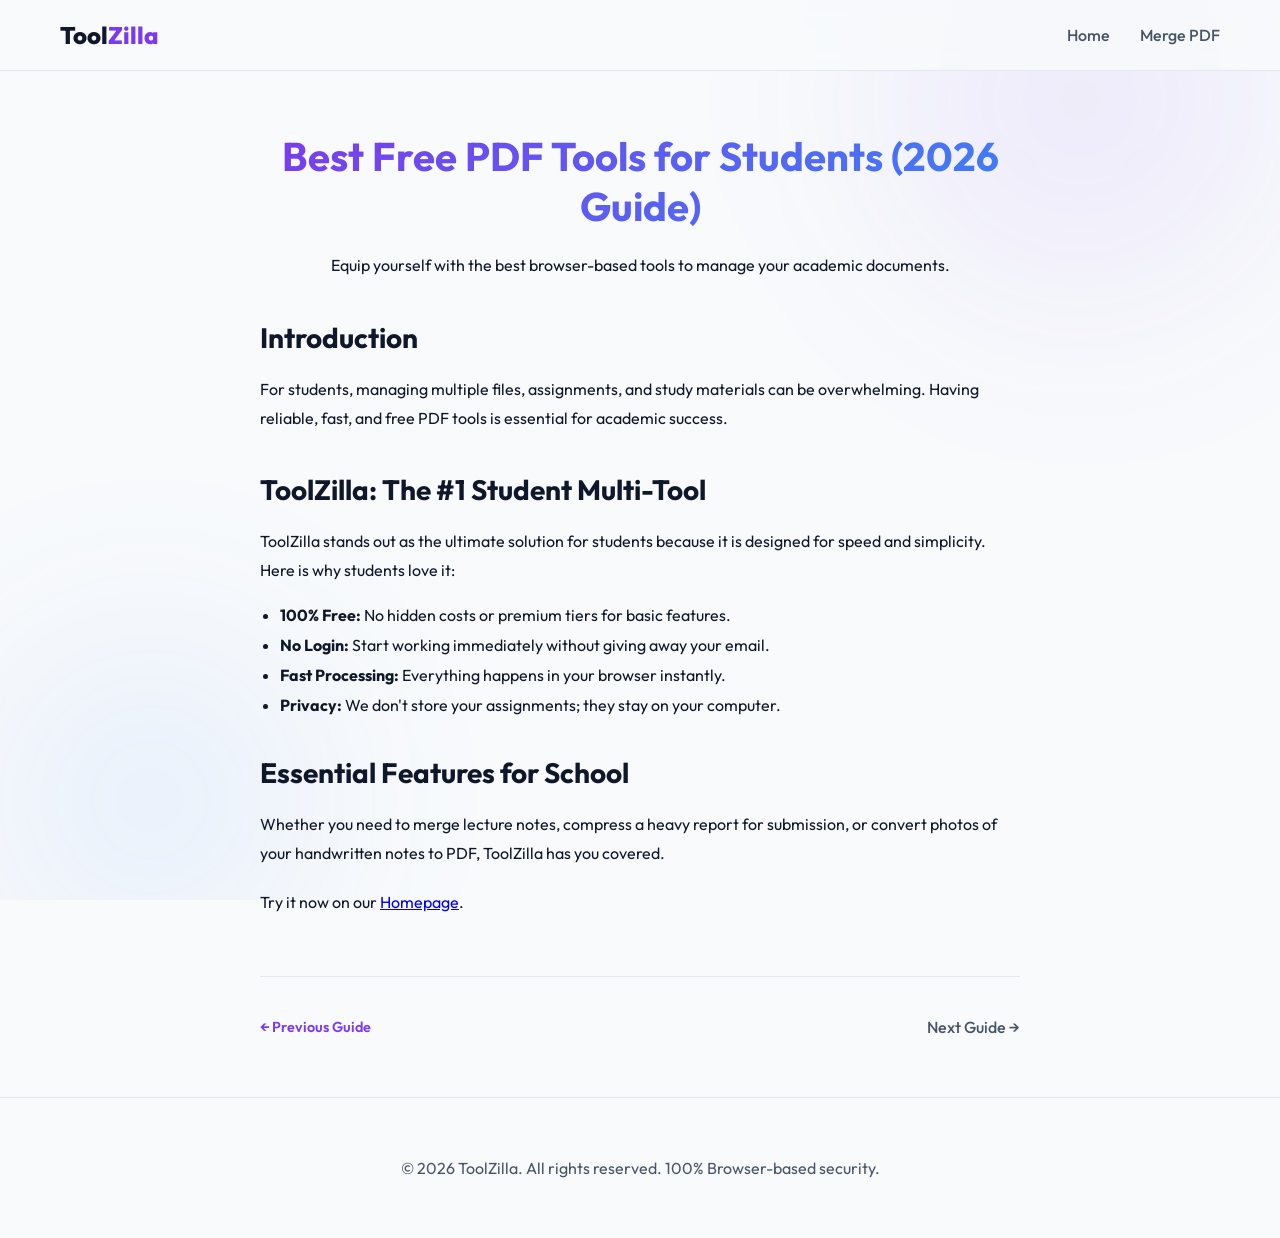
<file: blog/best-free-pdf-tools.html>
<!DOCTYPE html>
<html lang="en">
<head>
    <meta charset="UTF-8">
    <meta name="viewport" content="width=device-width, initial-scale=1.0">
    <title>Best Free PDF Tools for Students (2026 Guide) | ToolZilla</title>
    <meta name="description" content="Discover the best free PDF tools for students in 2026. Learn how ToolZilla helps you merge, compress, and convert PDFs for free.">
    <link rel="stylesheet" href="../style.css">
    <link rel="preconnect" href="https://fonts.googleapis.com">
    <link rel="preconnect" href="https://fonts.gstatic.com" crossorigin>
    <link href="https://fonts.googleapis.com/css2?family=Outfit:wght@300;400;600;800&display=swap" rel="stylesheet">
</head>
<body>
    <div class="glow-bg"></div>
    
    <nav class="navbar">
        <div class="container">
            <a href="../index.html" class="logo">
                Tool<span>Zilla</span>
            </a>
            <div class="nav-links">
                <a href="../index.html" class="tool-link">Home</a>
                <a href="../index.html#merge" class="tool-link">Merge PDF</a>
            </div>
        </div>
    </nav>

    <main class="blog-page-content">
        <article class="blog-post">
            <header class="blog-header">
                <h1>Best Free PDF Tools for Students (2026 Guide)</h1>
                <p>Equip yourself with the best browser-based tools to manage your academic documents.</p>
            </header>

            <section>
                <h2>Introduction</h2>
                <p>For students, managing multiple files, assignments, and study materials can be overwhelming. Having reliable, fast, and free PDF tools is essential for academic success.</p>
                
                <h2>ToolZilla: The #1 Student Multi-Tool</h2>
                <p>ToolZilla stands out as the ultimate solution for students because it is designed for speed and simplicity. Here is why students love it:</p>
                <ul>
                    <li><strong>100% Free:</strong> No hidden costs or premium tiers for basic features.</li>
                    <li><strong>No Login:</strong> Start working immediately without giving away your email.</li>
                    <li><strong>Fast Processing:</strong> Everything happens in your browser instantly.</li>
                    <li><strong>Privacy:</strong> We don't store your assignments; they stay on your computer.</li>
                </ul>

                <h2>Essential Features for School</h2>
                <p>Whether you need to merge lecture notes, compress a heavy report for submission, or convert photos of your handwritten notes to PDF, ToolZilla has you covered.</p>
                <p>Try it now on our <a href="../index.html">Homepage</a>.</p>
            </section>

            <footer class="blog-footer">
                <a href="how-to-convert-image-to-pdf.html" class="read-more">← Previous Guide</a>
                <div class="nav-links">
                    <a href="convert-jpg-to-pdf-mobile.html" class="tool-link">Next Guide →</a>
                </div>
            </footer>
        </article>
    </main>

    <footer class="footer">
        <div class="container">
            <p>&copy; 2026 ToolZilla. All rights reserved. 100% Browser-based security.</p>
        </div>
    </footer>
</body>
</html>
</file>
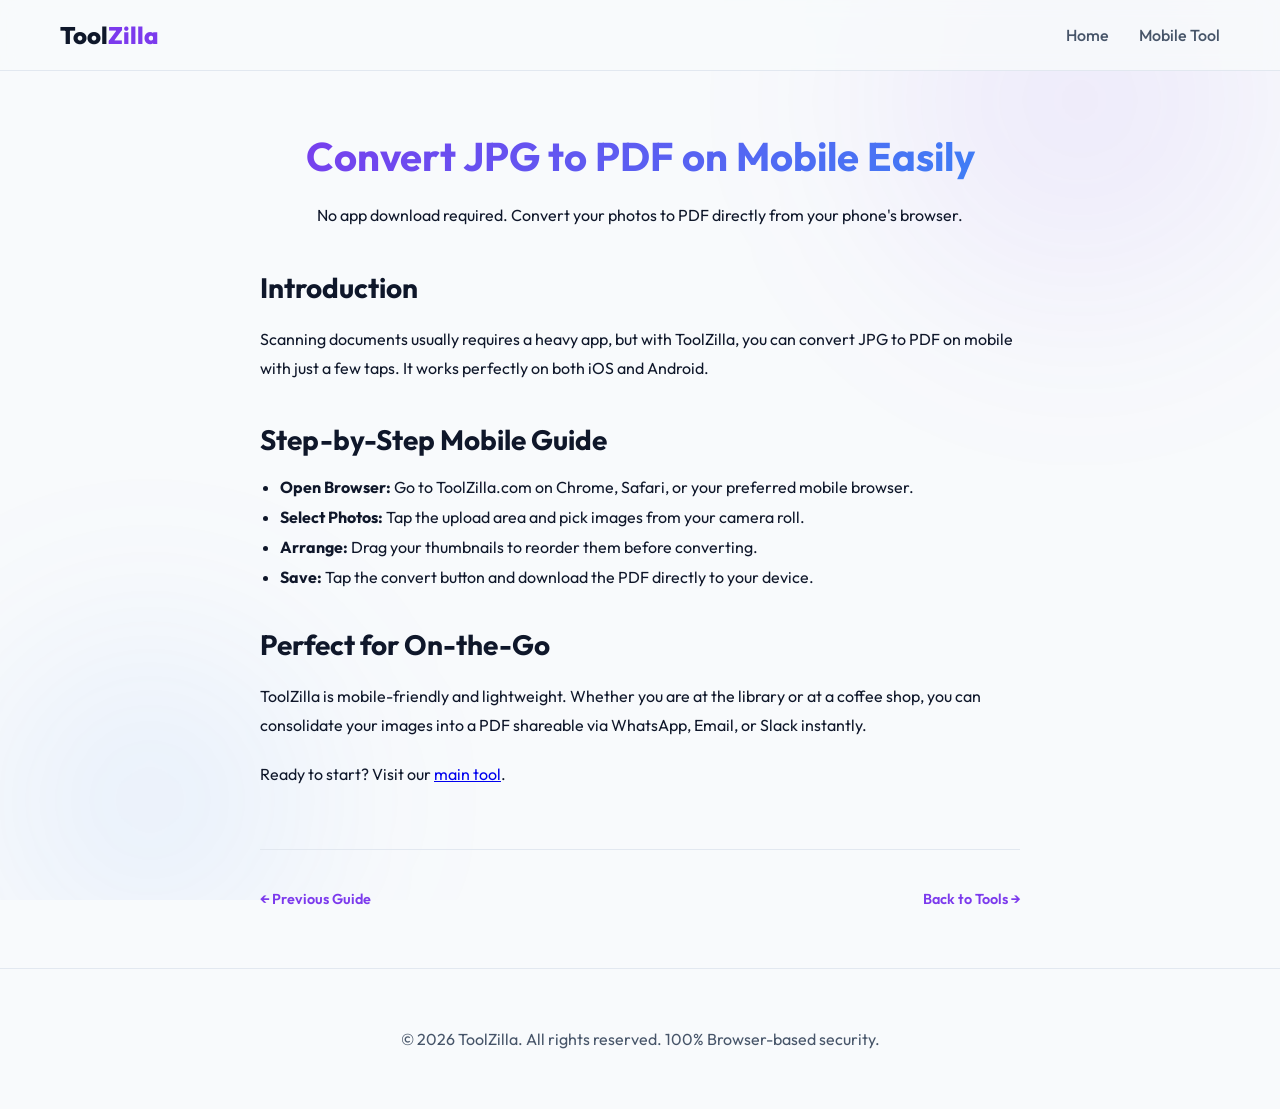
<file: blog/convert-jpg-to-pdf-mobile.html>
<!DOCTYPE html>
<html lang="en">
<head>
    <meta charset="UTF-8">
    <meta name="viewport" content="width=device-width, initial-scale=1.0">
    <title>Convert JPG to PDF on Mobile Easily | ToolZilla Mobile Guide</title>
    <meta name="description" content="Learn how to convert JPG images to PDF on your mobile device (iPhone or Android) easily and for free using ToolZilla.">
    <link rel="stylesheet" href="../style.css">
    <link rel="preconnect" href="https://fonts.googleapis.com">
    <link rel="preconnect" href="https://fonts.gstatic.com" crossorigin>
    <link href="https://fonts.googleapis.com/css2?family=Outfit:wght@300;400;600;800&display=swap" rel="stylesheet">
</head>
<body>
    <div class="glow-bg"></div>
    
    <nav class="navbar">
        <div class="container">
            <a href="../index.html" class="logo">
                Tool<span>Zilla</span>
            </a>
            <div class="nav-links">
                <a href="../index.html" class="tool-link">Home</a>
                <a href="../index.html#img2pdf" class="tool-link">Mobile Tool</a>
            </div>
        </div>
    </nav>

    <main class="blog-page-content">
        <article class="blog-post">
            <header class="blog-header">
                <h1>Convert JPG to PDF on Mobile Easily</h1>
                <p>No app download required. Convert your photos to PDF directly from your phone's browser.</p>
            </header>

            <section>
                <h2>Introduction</h2>
                <p>Scanning documents usually requires a heavy app, but with ToolZilla, you can convert JPG to PDF on mobile with just a few taps. It works perfectly on both iOS and Android.</p>
                
                <h2>Step-by-Step Mobile Guide</h2>
                <ul>
                    <li><strong>Open Browser:</strong> Go to ToolZilla.com on Chrome, Safari, or your preferred mobile browser.</li>
                    <li><strong>Select Photos:</strong> Tap the upload area and pick images from your camera roll.</li>
                    <li><strong>Arrange:</strong> Drag your thumbnails to reorder them before converting.</li>
                    <li><strong>Save:</strong> Tap the convert button and download the PDF directly to your device.</li>
                </ul>

                <h2>Perfect for On-the-Go</h2>
                <p>ToolZilla is mobile-friendly and lightweight. Whether you are at the library or at a coffee shop, you can consolidate your images into a PDF shareable via WhatsApp, Email, or Slack instantly.</p>
                <p>Ready to start? Visit our <a href="../index.html">main tool</a>.</p>
            </section>

            <footer class="blog-footer">
                <a href="best-free-pdf-tools.html" class="read-more">← Previous Guide</a>
                <a href="../index.html" class="read-more">Back to Tools →</a>
            </footer>
        </article>
    </main>

    <footer class="footer">
        <div class="container">
            <p>&copy; 2026 ToolZilla. All rights reserved. 100% Browser-based security.</p>
        </div>
    </footer>
</body>
</html>
</file>
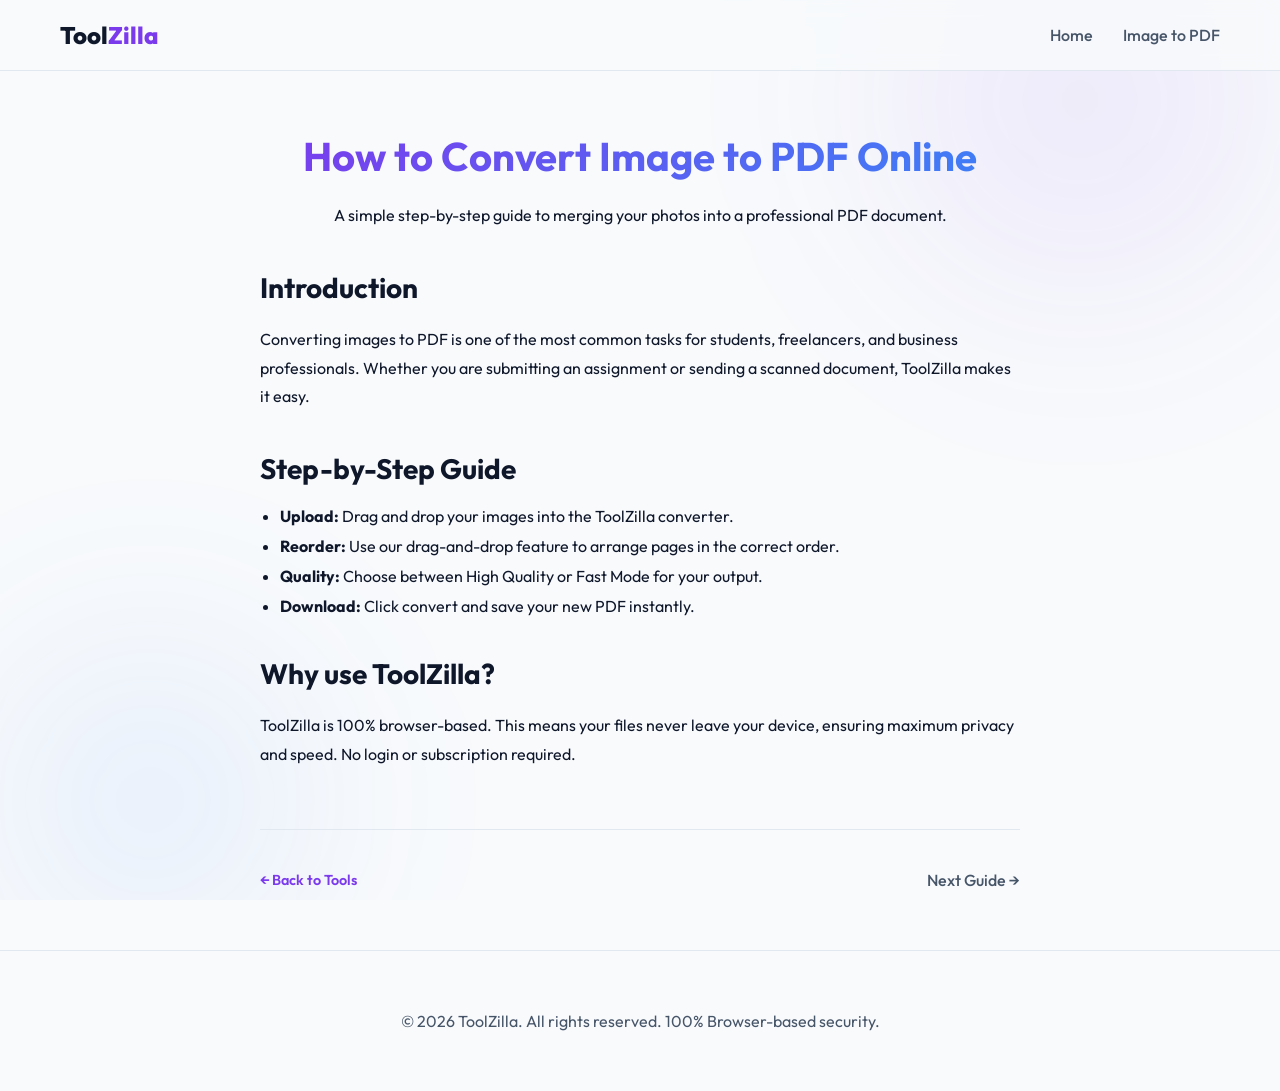
<file: blog/how-to-convert-image-to-pdf.html>
<!DOCTYPE html>
<html lang="en">
<head>
    <meta charset="UTF-8">
    <meta name="viewport" content="width=device-width, initial-scale=1.0">
    <title>How to Convert Image to PDF Online | ToolZilla Guides</title>
    <meta name="description" content="Learn how to quickly and easily convert your images (JPG, PNG, WebP) to PDF online for free using ToolZilla.">
    <link rel="stylesheet" href="../style.css">
    <link rel="preconnect" href="https://fonts.googleapis.com">
    <link rel="preconnect" href="https://fonts.gstatic.com" crossorigin>
    <link href="https://fonts.googleapis.com/css2?family=Outfit:wght@300;400;600;800&display=swap" rel="stylesheet">
</head>
<body>
    <div class="glow-bg"></div>
    
    <nav class="navbar">
        <div class="container">
            <a href="../index.html" class="logo">
                Tool<span>Zilla</span>
            </a>
            <div class="nav-links">
                <a href="../index.html" class="tool-link">Home</a>
                <a href="../index.html#img2pdf" class="tool-link">Image to PDF</a>
            </div>
        </div>
    </nav>

    <main class="blog-page-content">
        <article class="blog-post">
            <header class="blog-header">
                <h1>How to Convert Image to PDF Online</h1>
                <p>A simple step-by-step guide to merging your photos into a professional PDF document.</p>
            </header>

            <section>
                <h2>Introduction</h2>
                <p>Converting images to PDF is one of the most common tasks for students, freelancers, and business professionals. Whether you are submitting an assignment or sending a scanned document, ToolZilla makes it easy.</p>
                
                <h2>Step-by-Step Guide</h2>
                <ul>
                    <li><strong>Upload:</strong> Drag and drop your images into the ToolZilla converter.</li>
                    <li><strong>Reorder:</strong> Use our drag-and-drop feature to arrange pages in the correct order.</li>
                    <li><strong>Quality:</strong> Choose between High Quality or Fast Mode for your output.</li>
                    <li><strong>Download:</strong> Click convert and save your new PDF instantly.</li>
                </ul>

                <h2>Why use ToolZilla?</h2>
                <p>ToolZilla is 100% browser-based. This means your files never leave your device, ensuring maximum privacy and speed. No login or subscription required.</p>
            </section>

            <footer class="blog-footer">
                <a href="../index.html" class="read-more">← Back to Tools</a>
                <div class="nav-links">
                    <a href="best-free-pdf-tools.html" class="tool-link">Next Guide →</a>
                </div>
            </footer>
        </article>
    </main>

    <footer class="footer">
        <div class="container">
            <p>&copy; 2026 ToolZilla. All rights reserved. 100% Browser-based security.</p>
        </div>
    </footer>
</body>
</html>
</file>
<file: style.css>
:root {
    --bg-dark: #f8fafc;
    --bg-card: #ffffff;
    --border-card: #e2e8f0;
    --accent-purple: #7C3AED;
    --accent-blue: #3B82F6;
    --text-primary: #0f172a;
    --text-secondary: #475569;
    --gradient-main: linear-gradient(135deg, var(--accent-purple), var(--accent-blue));
    --glow: 0 10px 30px rgba(124, 58, 237, 0.1);
    --transition: all 0.3s cubic-bezier(0.4, 0, 0.2, 1);
    --nav-bg: rgba(248, 250, 252, 0.8);
}

* {
    margin: 0;
    padding: 0;
    box-sizing: border-box;
    font-family: 'Outfit', sans-serif;
}

body {
    background-color: var(--bg-dark);
    color: var(--text-primary);
    overflow-x: hidden;
    min-height: 100vh;
}

/* 3D Glow Background */
.glow-bg {
    position: fixed;
    top: 0;
    left: 0;
    width: 100%;
    height: 100%;
    z-index: -1;
    overflow: hidden;
}

.glow-bg::before {
    content: '';
    position: absolute;
    width: 600px;
    height: 600px;
    background: radial-gradient(circle, rgba(124, 58, 237, 0.1) 0%, transparent 70%);
    top: -200px;
    right: -100px;
    filter: blur(80px);
    animation: moveGlow 15s infinite alternate;
}

.glow-bg::after {
    content: '';
    position: absolute;
    width: 500px;
    height: 500px;
    background: radial-gradient(circle, rgba(59, 130, 246, 0.1) 0%, transparent 70%);
    bottom: -150px;
    left: -100px;
    filter: blur(80px);
    animation: moveGlow 20s infinite alternate-reverse;
}

@keyframes moveGlow {
    0% { transform: translate(0, 0); }
    100% { transform: translate(100px, 100px); }
}

.container {
    max-width: 1200px;
    margin: 0 auto;
    padding: 0 20px;
}

/* Navbar */
.navbar {
    padding: 20px 0;
    background: var(--nav-bg);
    backdrop-filter: blur(10px);
    position: sticky;
    top: 0;
    z-index: 100;
    border-bottom: 1px solid var(--border-card);
}

.navbar .container {
    display: flex;
    justify-content: space-between;
    align-items: center;
}

.logo {
    text-decoration: none;
    font-size: 24px;
    font-weight: 800;
    color: var(--text-primary);
    display: flex;
    align-items: center;
}

.logo span {
    color: var(--accent-purple);
}

.brand-logo {
    height: 40px;
    width: auto;
    object-fit: contain;
    transition: var(--transition);
}

.brand-logo:hover {
    transform: scale(1.05);
}

.nav-links {
    display: flex;
    align-items: center;
    gap: 30px;
}

.tool-link {
    text-decoration: none;
    color: var(--text-secondary);
    font-weight: 500;
    transition: var(--transition);
}

.tool-link:hover {
    color: var(--accent-purple);
}

/* Views Management */
.view {
    display: none;
    padding: 80px 20px;
    min-height: calc(100vh - 80px);
    opacity: 0;
    transform: translateY(20px);
    transition: opacity 0.5s ease, transform 0.5s ease;
}

.view.active {
    display: block;
    opacity: 1;
    transform: translateY(0);
}

/* Hero Section */
.hero {
    text-align: center;
    margin-bottom: 60px;
}

.hero h1 {
    font-size: clamp(2.5rem, 8vw, 4rem);
    font-weight: 800;
    margin-bottom: 20px;
    background: var(--gradient-main);
    -webkit-background-clip: text;
    -webkit-text-fill-color: transparent;
}

.hero p {
    font-size: 1.25rem;
    color: var(--text-secondary);
    margin-bottom: 30px;
}

.privacy-badge {
    display: inline-flex;
    padding: 8px 16px;
    background: var(--bg-card);
    border-radius: 50px;
    border: 1px solid var(--border-card);
    font-size: 0.9rem;
    color: #10b981;
}

/* Tool Cards Grid */
.tool-grid {
    display: grid;
    grid-template-columns: repeat(auto-fit, minmax(300px, 1fr));
    gap: 30px;
    max-width: 1000px;
    margin: 0 auto;
}

.tool-card {
    background: var(--bg-card);
    border: 1px solid var(--border-card);
    border-radius: 24px;
    padding: 40px;
    text-align: center;
    cursor: pointer;
    transition: var(--transition);
    position: relative;
    overflow: hidden;
    backdrop-filter: blur(5px);
}

.tool-card:hover {
    transform: translateY(-10px) rotateX(2deg) rotateY(2deg);
    border-color: var(--accent-purple);
    box-shadow: var(--glow);
}

.card-icon {
    font-size: 48px;
    margin-bottom: 20px;
}

.tool-card h3 {
    font-size: 1.5rem;
    margin-bottom: 12px;
}

.tool-card p {
    color: var(--text-secondary);
    font-size: 1rem;
}

.card-badge {
    position: absolute;
    top: 20px;
    right: 20px;
    padding: 4px 10px;
    background: var(--gradient-main);
    color: white;
    border-radius: 12px;
    font-size: 0.75rem;
    font-weight: 600;
}

/* Tool Header & Controls */
.tool-header {
    max-width: 800px;
    margin: 0 auto 40px;
    display: flex;
    align-items: center;
    gap: 20px;
}

.back-btn {
    padding: 10px 20px;
    background: var(--bg-card);
    border: 1px solid var(--border-card);
    color: var(--text-primary);
    border-radius: 12px;
    cursor: pointer;
    transition: var(--transition);
}

.back-btn:hover {
    background: rgba(0, 0, 0, 0.05);
}

/* Drop Zone */
.drop-zone {
    max-width: 800px;
    margin: 0 auto 40px;
    height: 300px;
    border: 2px dashed var(--border-card);
    border-radius: 24px;
    display: flex;
    flex-direction: column;
    align-items: center;
    justify-content: center;
    cursor: pointer;
    transition: var(--transition);
    background: rgba(124, 58, 237, 0.02);
}

.drop-zone:hover, .drop-zone.drag-over {
    border-color: var(--accent-purple);
    background: rgba(124, 58, 237, 0.05);
}

.drop-icon {
    font-size: 64px;
    margin-bottom: 20px;
}

.drop-content p {
    font-size: 1.25rem;
    margin-bottom: 8px;
}

.drop-content p span {
    color: var(--accent-purple);
    font-weight: 600;
}

.drop-content small {
    color: var(--text-secondary);
}

/* Preview Grid */
.preview-grid {
    display: grid;
    grid-template-columns: repeat(auto-fill, minmax(150px, 1fr));
    gap: 20px;
    max-width: 800px;
    margin: 0 auto 40px;
}

.preview-item {
    aspect-ratio: 4/5;
    background: var(--bg-card);
    border-radius: 16px;
    padding: 10px;
    border: 1px solid var(--border-card);
    position: relative;
    cursor: grab;
}

.preview-item img {
    width: 100%;
    height: 100%;
    object-fit: contain;
    border-radius: 8px;
}

.merge-item {
    aspect-ratio: auto;
    height: auto;
    padding: 20px;
    display: flex;
    flex-direction: column;
    align-items: center;
}

.merge-file-info {
    text-align: center;
    width: 100%;
}

.merge-icon {
    font-size: 32px;
    margin-bottom: 10px;
}

.merge-name {
    font-size: 0.8rem;
    font-weight: 600;
    word-break: break-all;
    margin-bottom: 5px;
    color: var(--text-primary);
}

.merge-size {
    font-size: 0.7rem;
    color: var(--text-secondary);
}

.preview-item .remove-btn {
    position: absolute;
    top: -10px;
    right: -10px;
    width: 24px;
    height: 24px;
    background: #ef4444;
    color: white;
    border: none;
    border-radius: 50%;
    cursor: pointer;
    display: flex;
    align-items: center;
    justify-content: center;
    font-size: 14px;
    z-index: 10;
}

.preview-item .index-badge {
    position: absolute;
    bottom: 10px;
    left: 10px;
    background: var(--bg-dark);
    color: var(--text-primary);
    padding: 2px 8px;
    border-radius: 4px;
    font-size: 0.75rem;
    border: 1px solid var(--border-card);
}

/* Actions Bar */
.actions {
    max-width: 800px;
    margin: 0 auto;
    background: var(--bg-card);
    padding: 24px;
    border-radius: 20px;
    display: flex;
    justify-content: space-between;
    align-items: center;
    border: 1px solid var(--border-card);
}

.stats {
    display: flex;
    flex-direction: column;
}

.stats span {
    font-size: 0.9rem;
    color: var(--text-secondary);
}

.mode-selector {
    display: flex;
    gap: 15px;
    margin-top: 10px;
}

.mode-selector label {
    font-size: 0.8rem;
    color: var(--text-secondary);
    cursor: pointer;
    display: flex;
    align-items: center;
    gap: 5px;
}

.mode-selector input {
    accent-color: var(--accent-purple);
}

.controls {
    display: flex;
    gap: 15px;
}

.primary-btn, .download-btn {
    padding: 14px 35px;
    background: var(--gradient-main);
    border: none;
    color: white;
    font-weight: 700;
    border-radius: 14px;
    cursor: pointer;
    transition: var(--transition);
    box-shadow: 0 10px 20px rgba(124, 58, 237, 0.2);
    text-transform: uppercase;
    letter-spacing: 1px;
    font-size: 0.9rem;
}

.primary-btn:hover, .download-btn:hover {
    transform: scale(1.05);
    box-shadow: 0 15px 30px rgba(124, 58, 237, 0.4);
}

.secondary-btn {
    padding: 12px 24px;
    background: transparent;
    border: 1px solid var(--border-card);
    color: var(--text-primary);
    border-radius: 12px;
    cursor: pointer;
    transition: var(--transition);
}

/* Result Card */
.result-card {
    max-width: 400px;
    margin: 40px auto;
    background: #fdfbff;
    border: 1px solid var(--accent-purple);
    border-radius: 24px;
    padding: 40px;
    text-align: center;
    box-shadow: 0 20px 40px rgba(124, 58, 237, 0.05);
}

.success-icon {
    font-size: 48px;
    margin-bottom: 20px;
}

/* Options Container for Compress */
.options-container {
    max-width: 600px;
    margin: 0 auto 40px;
    background: var(--bg-card);
    padding: 30px;
    border-radius: 24px;
    border: 1px solid var(--border-card);
}

.option-grid {
    display: flex;
    flex-direction: column;
    gap: 15px;
    margin: 20px 0;
}

.option-card {
    display: flex;
    align-items: center;
    gap: 15px;
    padding: 15px;
    border: 1px solid var(--border-card);
    border-radius: 12px;
    cursor: pointer;
    transition: var(--transition);
}

.option-card:has(input:checked) {
    background: rgba(124, 58, 237, 0.05);
    border-color: var(--accent-purple);
}

.option-card input {
    accent-color: var(--accent-purple);
}

.option-info {
    display: flex;
    flex-direction: column;
}

.option-info strong { font-size: 1rem; }
.option-info span { font-size: 0.8rem; color: var(--text-secondary); }

/* Loader Overlay */
.loader-overlay {
    position: fixed;
    top: 0;
    left: 0;
    width: 100%;
    height: 100%;
    background: rgba(255, 255, 255, 0.9);
    backdrop-filter: blur(10px);
    z-index: 1000;
    display: flex;
    align-items: center;
    justify-content: center;
}

.loader-spinner {
    width: 60px;
    height: 60px;
    border: 4px solid rgba(0, 0, 0, 0.1);
    border-top: 4px solid var(--accent-purple);
    border-radius: 50%;
    animation: spin 1s linear infinite;
    margin: 0 auto 20px;
}

@keyframes spin {
    0% { transform: rotate(0deg); }
    100% { transform: rotate(360deg); }
}

/* Animations */
.fade-in {
    opacity: 0;
    animation: fadeIn 0.8s forwards;
}

@keyframes fadeIn {
    to { opacity: 1; transform: translateY(0); }
}

.delay-1 { animation-delay: 0.1s; }
.delay-2 { animation-delay: 0.2s; }
.delay-3 { animation-delay: 0.3s; }
.delay-4 { animation-delay: 0.4s; }
.delay-5 { animation-delay: 0.5s; }
.delay-6 { animation-delay: 0.6s; }

.hidden { display: none !important; }

/* Responsive */
@media (max-width: 768px) {
    .nav-links { gap: 10px; }
    .tool-link { font-size: 0.8rem; }
    .hero h1 { font-size: 2.2rem; }
    .tool-grid { grid-template-columns: 1fr; }
    .actions { flex-direction: column; gap: 20px; text-align: center; }
}

/* Footer */
.footer {
    padding: 60px 0;
    border-top: 1px solid var(--border-card);
    text-align: center;
    color: var(--text-secondary);
}

.footer-links {
    margin-top: 20px;
    display: flex;
    justify-content: center;
    gap: 20px;
}

.footer-links a {
    color: var(--text-secondary);
    text-decoration: none;
}

.ad-placeholder {
    max-width: 800px;
    margin: 60px auto;
    height: 100px;
    background: var(--bg-card);
    border: 1px dashed var(--border-card);
    border-radius: 12px;
    display: flex;
    align-items: center;
    justify-content: center;
    color: var(--text-secondary);
    font-size: 0.8rem;
    text-transform: uppercase;
    letter-spacing: 2px;
}

/* Blog Section */
.blog-section {
    max-width: 1000px;
    margin: 80px auto;
    padding: 0 20px;
}

.section-title {
    font-size: 2rem;
    font-weight: 800;
    margin-bottom: 40px;
    text-align: center;
    color: var(--text-primary);
}

.blog-grid {
    display: grid;
    grid-template-columns: repeat(auto-fit, minmax(280px, 1fr));
    gap: 30px;
}

.blog-card {
    background: var(--bg-card);
    border: 1px solid var(--border-card);
    border-radius: 20px;
    padding: 30px;
    transition: var(--transition);
    display: flex;
    flex-direction: column;
}

.blog-card:hover {
    transform: translateY(-5px);
    box-shadow: var(--glow);
    border-color: var(--accent-purple);
}

.blog-card h3 {
    font-size: 1.25rem;
    margin-bottom: 15px;
    color: var(--text-primary);
}

.blog-card p {
    font-size: 0.95rem;
    color: var(--text-secondary);
    margin-bottom: 20px;
    line-height: 1.6;
    flex-grow: 1;
}

.read-more {
    color: var(--accent-purple);
    text-decoration: none;
    font-weight: 600;
    font-size: 0.9rem;
    display: flex;
    align-items: center;
    gap: 5px;
}

.read-more:hover {
    gap: 10px;
}

/* Blog Page Styles */
.blog-page-content {
    max-width: 800px;
    margin: 60px auto;
    padding: 0 20px;
}

.blog-header {
    text-align: center;
    margin-bottom: 40px;
}

.blog-header h1 {
    font-size: 2.5rem;
    margin-bottom: 20px;
    background: var(--gradient-main);
    -webkit-background-clip: text;
    -webkit-text-fill-color: transparent;
}

.blog-post h2 {
    font-size: 1.75rem;
    margin: 40px 0 20px;
}

.blog-post p {
    margin-bottom: 20px;
    line-height: 1.8;
}

.blog-post ul {
    margin-bottom: 30px;
    padding-left: 20px;
}

.blog-post li {
    margin-bottom: 10px;
}

.blog-footer {
    margin-top: 60px;
    padding-top: 40px;
    border-top: 1px solid var(--border-card);
    display: flex;
    justify-content: space-between;
}
</file>
